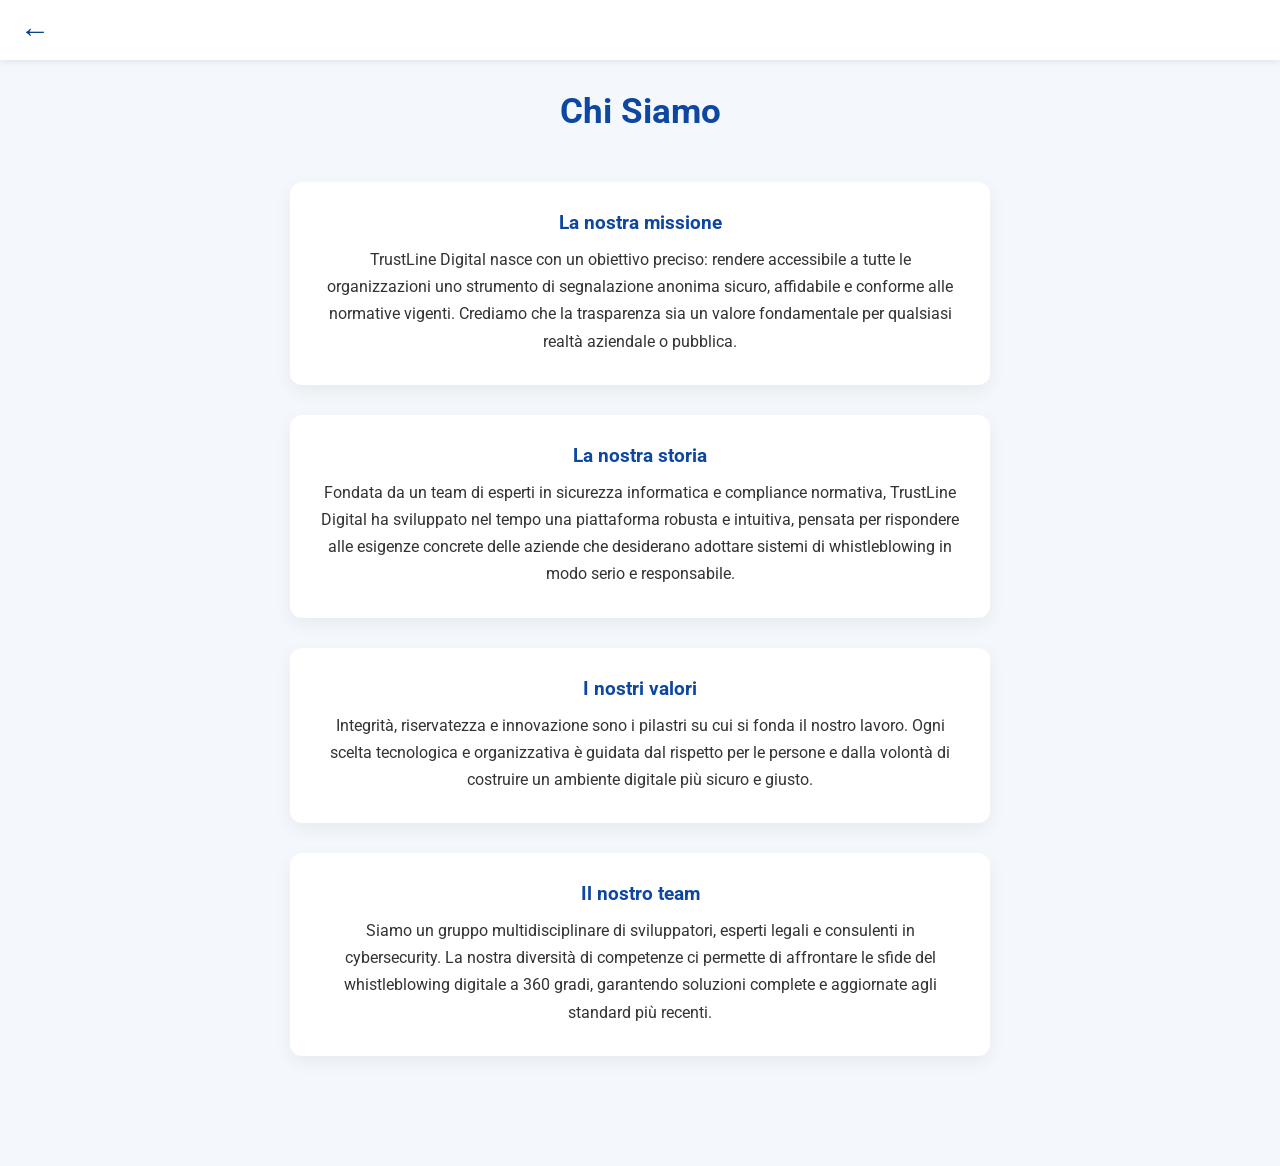
<file: chi_siamo.html>
<!DOCTYPE html>
<html lang="it">
<head>
  <meta charset="utf-8" />
  <meta name="viewport" content="width=device-width, initial-scale=1.0" />
  <title>Chi Siamo – TrustLine Digital</title>
  <link rel="stylesheet" href="stile.css" />
  <link href="https://fonts.googleapis.com/css2?family=Roboto:wght@400;700&display=swap" rel="stylesheet">
</head>

<body>

  <div class="top-bar">
    <a href="index.html" class="back-btn">←</a>
  </div>

  <header class="main-header">
    <h1>Chi Siamo</h1>
  </header>

  <main class="content-wrapper">

    <section class="features" style="max-width:700px; margin:0 auto 50px;">

      <div class="feature-card">
        <h3>La nostra missione</h3>
        <p>
          TrustLine Digital nasce con un obiettivo preciso: rendere accessibile a tutte le organizzazioni
          uno strumento di segnalazione anonima sicuro, affidabile e conforme alle normative vigenti.
          Crediamo che la trasparenza sia un valore fondamentale per qualsiasi realtà aziendale o pubblica.
        </p>
      </div>

      <div class="feature-card">
        <h3>La nostra storia</h3>
        <p>
          Fondata da un team di esperti in sicurezza informatica e compliance normativa, TrustLine Digital
          ha sviluppato nel tempo una piattaforma robusta e intuitiva, pensata per rispondere alle esigenze
          concrete delle aziende che desiderano adottare sistemi di whistleblowing in modo serio e responsabile.
        </p>
      </div>

      <div class="feature-card">
        <h3>I nostri valori</h3>
        <p>
          Integrità, riservatezza e innovazione sono i pilastri su cui si fonda il nostro lavoro.
          Ogni scelta tecnologica e organizzativa è guidata dal rispetto per le persone e dalla
          volontà di costruire un ambiente digitale più sicuro e giusto.
        </p>
      </div>

      <div class="feature-card">
        <h3>Il nostro team</h3>
        <p>
          Siamo un gruppo multidisciplinare di sviluppatori, esperti legali e consulenti in cybersecurity.
          La nostra diversità di competenze ci permette di affrontare le sfide del whistleblowing digitale
          a 360 gradi, garantendo soluzioni complete e aggiornate agli standard più recenti.
        </p>
      </div>

    </section>

  </main>

  <script src="script.js"></script>
</body>
</html>
</file>
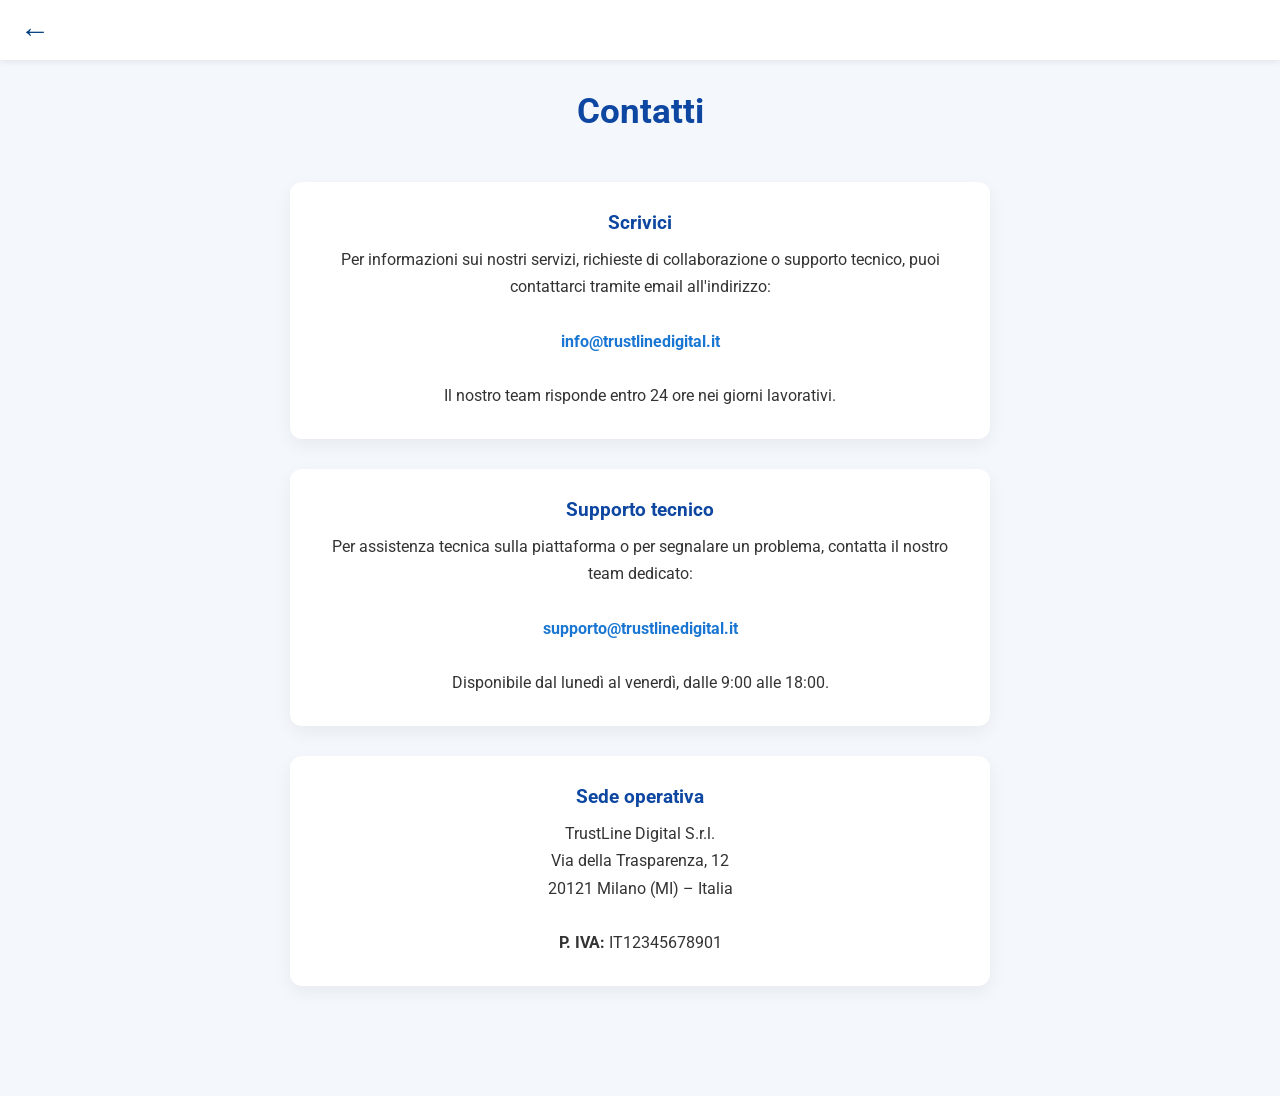
<file: contatti.html>
<!DOCTYPE html>
<html lang="it">
<head>
  <meta charset="utf-8" />
  <meta name="viewport" content="width=device-width, initial-scale=1.0" />
  <title>Contatti – TrustLine Digital</title>
  <link rel="stylesheet" href="stile.css" />
  <link href="https://fonts.googleapis.com/css2?family=Roboto:wght@400;700&display=swap" rel="stylesheet">
</head>

<body>

  <div class="top-bar">
    <a href="index.html" class="back-btn">←</a>
  </div>

  <header class="main-header">
    <h1>Contatti</h1>
  </header>

  <main class="content-wrapper">

    <section class="features" style="max-width:700px; margin:0 auto 50px;">

      <div class="feature-card">
        <h3>Scrivici</h3>
        <p>
          Per informazioni sui nostri servizi, richieste di collaborazione o supporto tecnico,
          puoi contattarci tramite email all'indirizzo:
          <br><br>
          <strong style="color:#1976d2;">info@trustlinedigital.it</strong>
          <br><br>
          Il nostro team risponde entro 24 ore nei giorni lavorativi.
        </p>
      </div>

      <div class="feature-card">
        <h3>Supporto tecnico</h3>
        <p>
          Per assistenza tecnica sulla piattaforma o per segnalare un problema,
          contatta il nostro team dedicato:
          <br><br>
          <strong style="color:#1976d2;">supporto@trustlinedigital.it</strong>
          <br><br>
          Disponibile dal lunedì al venerdì, dalle 9:00 alle 18:00.
        </p>
      </div>

      <div class="feature-card">
        <h3>Sede operativa</h3>
        <p>
          TrustLine Digital S.r.l.<br>
          Via della Trasparenza, 12<br>
          20121 Milano (MI) – Italia<br><br>
          <strong>P. IVA:</strong> IT12345678901
        </p>
      </div>

    </section>

  </main>

  <script src="script.js"></script>
</body>
</html>
</file>
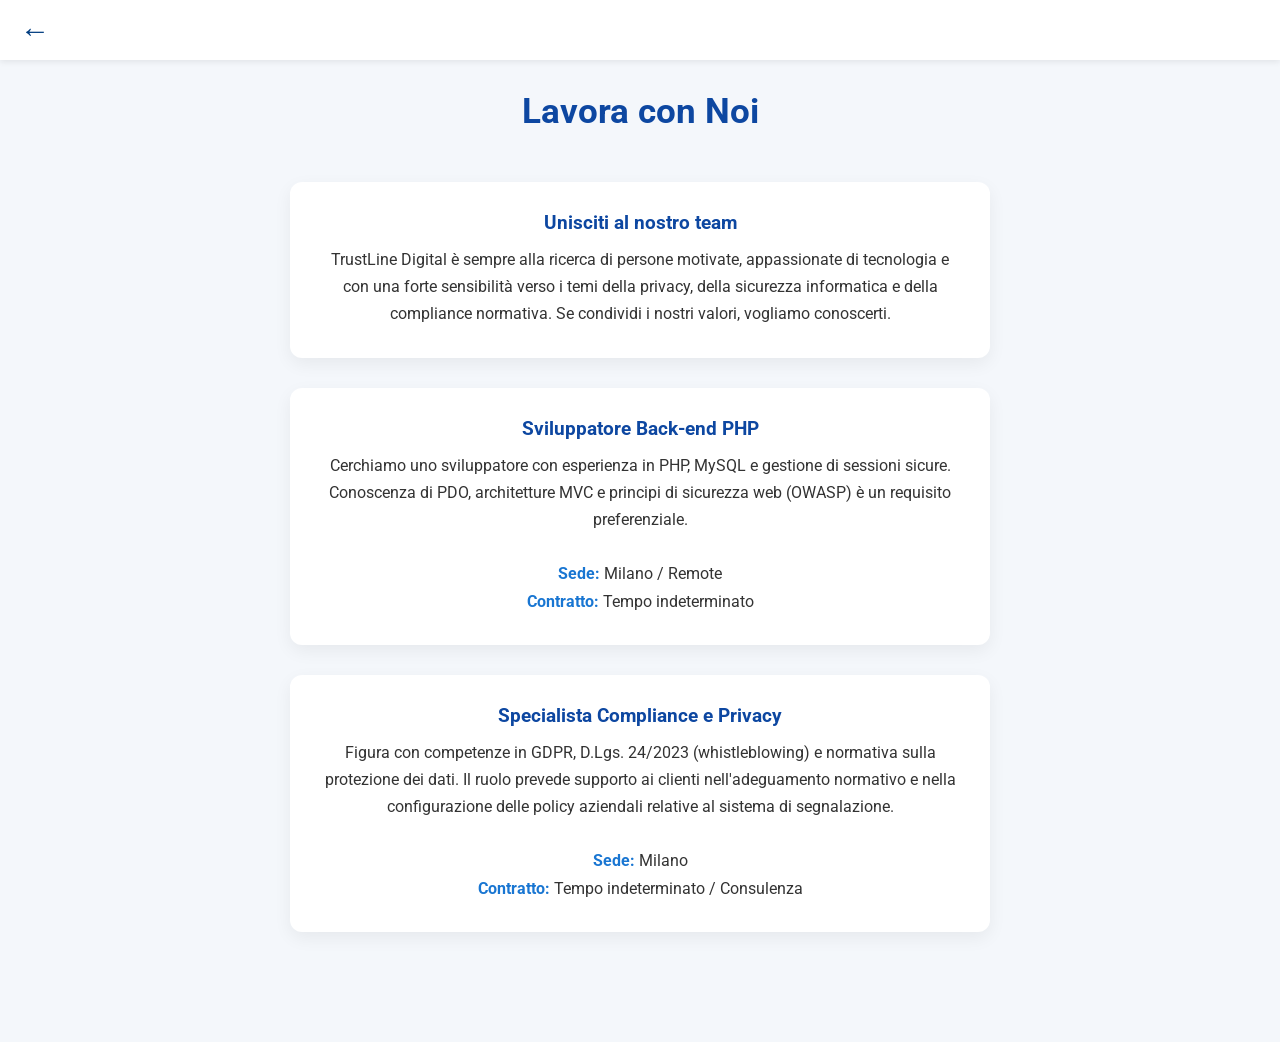
<file: lavora_con_noi.html>
<!DOCTYPE html>
<html lang="it">
<head>
  <meta charset="utf-8" />
  <meta name="viewport" content="width=device-width, initial-scale=1.0" />
  <title>Lavora con Noi – TrustLine Digital</title>
  <link rel="stylesheet" href="stile.css" />
  <link href="https://fonts.googleapis.com/css2?family=Roboto:wght@400;700&display=swap" rel="stylesheet">
</head>

<body>

  <div class="top-bar">
    <a href="index.html" class="back-btn">←</a>
  </div>

  <header class="main-header">
    <h1>Lavora con Noi</h1>
  </header>

  <main class="content-wrapper">

    <section class="features" style="max-width:700px; margin:0 auto 50px;">

      <div class="feature-card">
        <h3>Unisciti al nostro team</h3>
        <p>
          TrustLine Digital è sempre alla ricerca di persone motivate, appassionate di tecnologia
          e con una forte sensibilità verso i temi della privacy, della sicurezza informatica e
          della compliance normativa. Se condividi i nostri valori, vogliamo conoscerti.
        </p>
      </div>

      <div class="feature-card">
        <h3>Sviluppatore Back-end PHP</h3>
        <p>
          Cerchiamo uno sviluppatore con esperienza in PHP, MySQL e gestione di sessioni sicure.
          Conoscenza di PDO, architetture MVC e principi di sicurezza web (OWASP) è un requisito preferenziale.
          <br><br>
          <strong style="color:#1976d2;">Sede:</strong> Milano / Remote<br>
          <strong style="color:#1976d2;">Contratto:</strong> Tempo indeterminato
        </p>
      </div>

      <div class="feature-card">
        <h3>Specialista Compliance e Privacy</h3>
        <p>
          Figura con competenze in GDPR, D.Lgs. 24/2023 (whistleblowing) e normativa sulla protezione dei dati.
          Il ruolo prevede supporto ai clienti nell'adeguamento normativo e nella configurazione
          delle policy aziendali relative al sistema di segnalazione.
          <br><br>
          <strong style="color:#1976d2;">Sede:</strong> Milano<br>
          <strong style="color:#1976d2;">Contratto:</strong> Tempo indeterminato / Consulenza
        </p>
      </div>

    </section>

  </main>

  <script src="script.js"></script>
</body>
</html>
</file>
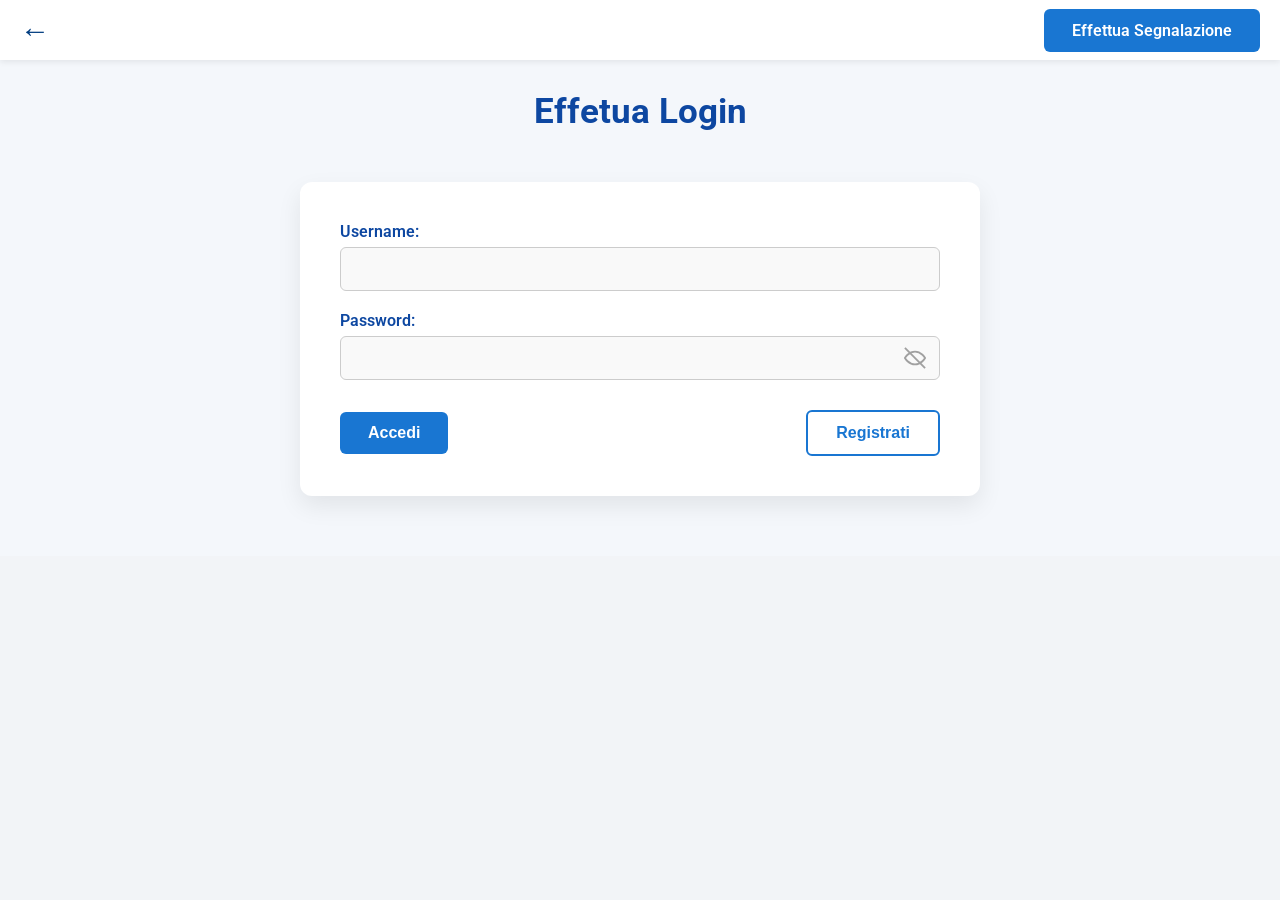
<file: login.html>
<!DOCTYPE html>
<html lang="it">
<head>
  <meta charset="utf-8" />
  <meta name="viewport" content="width=device-width, initial-scale=1.0" />
  <title>Login</title>
  <link rel="stylesheet" href="stile.css" />
  <link href="https://fonts.googleapis.com/css2?family=Roboto:wght@400;700&display=swap" rel="stylesheet">
</head>
<body>
<div class="top-bar">
    <a href="index.html" class="back-btn">←</a>
    <a href="segnalazione.php" class="button">Effettua Segnalazione</a>
</div>

  <header class="main-header">
    <div class="overlay">
      <h1>Effetua Login</h1>
    </div>
  </header>

  <main class="content-wrapper">
    <form id="registration-form">
      <div class="form-group">
        <label for="username">Username:</label>
        <input type="text" id="username" name="username" required />
      </div>
      <div class="form-group">
        <label for="password">Password:</label>
        <div class="password-wrapper">
         <input type="password" id="password" required>
         <button type="button" class="toggle-password" onclick="vediPassword()" aria-label="Mostra password"></button>
        </div>
      </div>
      <div class="button-container-row">
        <button type="submit" class="button donate-button" onclick="Ricerca()">Accedi</button>
        <button type="button" class="button registrati-button" onclick="window.location.href='registrazione.html'">Registrati</button>
      </div>
    </form>
  </main>

  <style>
    .button-container-row {
      display: flex;
      justify-content: space-between;
      align-items: center;
      margin-top: 30px;
      gap: 12px;
    }
    .registrati-button {
      background-color: transparent;
      color: #1976d2;
      border: 2px solid #1976d2;
    }
    .registrati-button:hover {
      background-color: #e3ecf5;
      transform: translateY(-2px);
    }
  </style>
  
  <script src="script.js"></script>
  <script>
    document.getElementById('registration-form').addEventListener('submit', async function(e) {
      e.preventDefault();

      const username = document.getElementById('username').value.trim();
      const password = document.getElementById('password').value;

      // Rimuove eventuale messaggio precedente
      let msg = document.getElementById('login-msg');
      if (!msg) {
        msg = document.createElement('p');
        msg.id = 'login-msg';
        msg.style.cssText = 'text-align:center;font-weight:600;margin-top:12px;padding:10px;border-radius:6px;border:1px solid;';
        this.insertBefore(msg, this.querySelector('.button-container-row'));
      }
      msg.style.display = 'none';

      if (!username || !password) {
        mostraLoginMsg(msg, '#c0392b', '#fdecea', '#e74c3c', 'Inserisci username e password.');
        return;
      }

      try {
        const formData = new FormData();
        formData.append('username', username);
        formData.append('password', password);

        const res  = await fetch('login.php', { method: 'POST', body: formData });
        const data = await res.json();

        if (data.success) {
          window.location.href = data.redirect;
        } else {
          mostraLoginMsg(msg, '#c0392b', '#fdecea', '#e74c3c', data.message);
        }
      } catch (err) {
        mostraLoginMsg(msg, '#c0392b', '#fdecea', '#e74c3c', 'Errore di connessione. Riprova.');
      }
    });

    function mostraLoginMsg(el, color, bg, border, testo) {
      el.textContent        = testo;
      el.style.color        = color;
      el.style.background   = bg;
      el.style.borderColor  = border;
      el.style.display      = 'block';
    }
  </script>
</body>
</html>
</file>
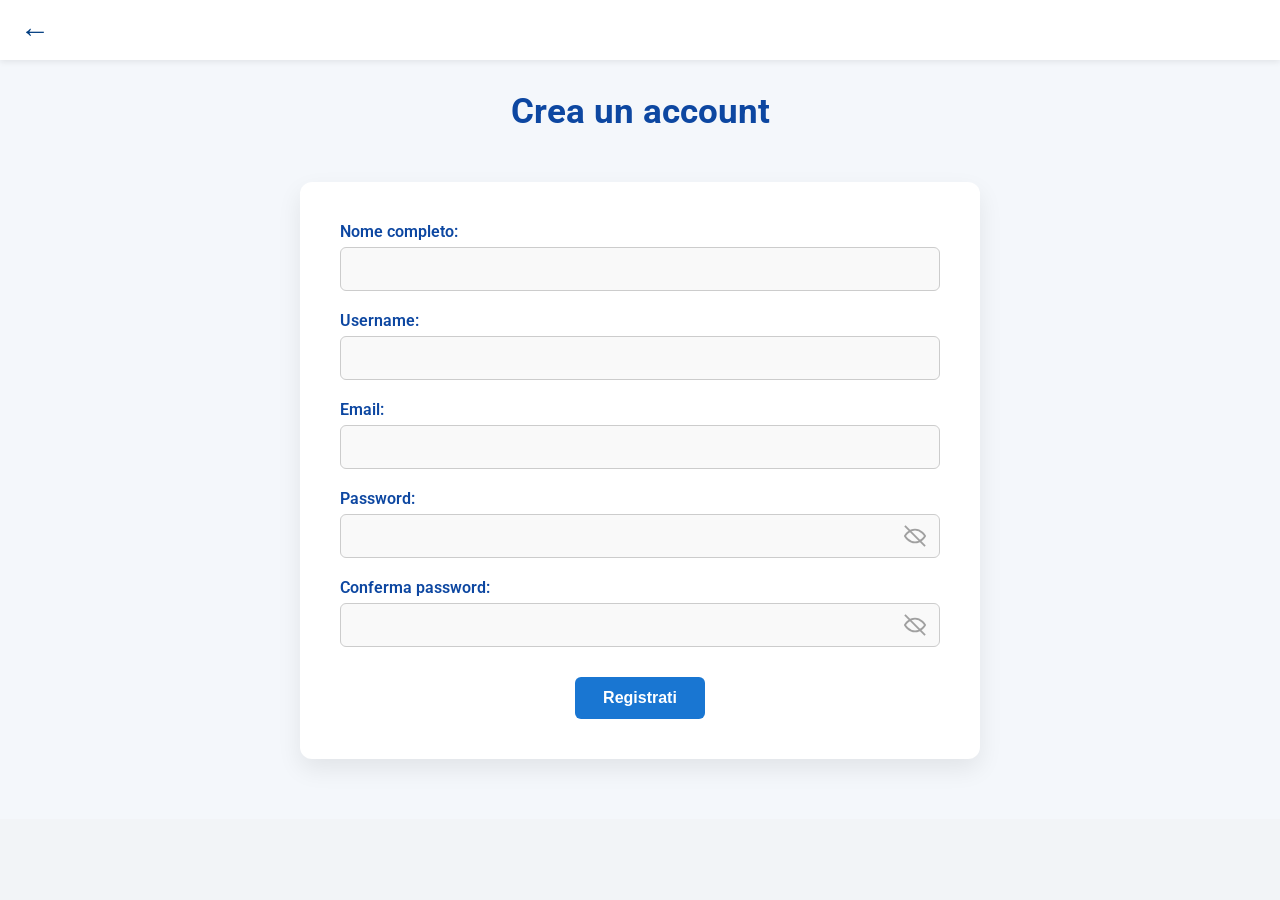
<file: registrazione.html>
<!DOCTYPE html>
<html lang="it">
<head>
  <meta charset="utf-8" />
  <meta name="viewport" content="width=device-width, initial-scale=1.0" />
  <title>Registrazione</title>
  <link rel="stylesheet" href="stile.css" />
  <link href="https://fonts.googleapis.com/css2?family=Roboto:wght@400;700&display=swap" rel="stylesheet">
</head>
<body>

<div class="top-bar">
  <a href="login.html" class="back-btn">←</a>
</div>

<header class="main-header">
  <div class="overlay">
    <h1>Crea un account</h1>
  </div>
</header>

<main class="content-wrapper">
  <form id="registration-form">

    <div class="form-group">
      <label for="nome">Nome completo:</label>
      <input type="text" id="nome" name="nome" required />
    </div>

    <div class="form-group">
      <label for="username">Username:</label>
      <input type="text" id="username" name="username" required />
    </div>

    <div class="form-group">
      <label for="email">Email:</label>
      <input type="text" id="email" name="email" required />
    </div>

    <div class="form-group">
      <label for="password">Password:</label>
      <div class="password-wrapper">
        <input type="password" id="password" name="password" required />
        <button type="button" class="toggle-password" onclick="vediPassword()" aria-label="Mostra password"></button>
      </div>
    </div>

    <div class="form-group">
      <label for="conferma">Conferma password:</label>
      <div class="password-wrapper">
        <input type="password" id="conferma" name="conferma" required />
        <button type="button" class="toggle-password" onclick="vediConferma()" aria-label="Mostra conferma password"></button>
      </div>
    </div>

    <p id="reg-messaggio" class="reg-msg" style="display:none;"></p>

    <div class="button-container">
      <button type="submit" class="button donate-button">Registrati</button>
    </div>

  </form>
</main>

<style>
  .reg-msg {
    text-align: center;
    font-weight: 600;
    margin-top: 10px;
    padding: 10px;
    border-radius: 6px;
    border: 1px solid;
  }
  .reg-msg.errore   { color: #c0392b; background: #fdecea; border-color: #e74c3c; }
  .reg-msg.successo { color: #1e7e34; background: #eafaf1; border-color: #27ae60; }
</style>

<script src="script.js"></script>
<script>
  function vediConferma() {
    const input = document.getElementById("conferma");
    const btn   = input.closest('.password-wrapper').querySelector('.toggle-password');
    if (input.type === "password") {
      input.type = "text";
      btn.classList.add("visible");
    } else {
      input.type = "password";
      btn.classList.remove("visible");
    }
  }

  document.getElementById('registration-form').addEventListener('submit', async function(e) {
    e.preventDefault();

    const nome     = document.getElementById('nome').value.trim();
    const username = document.getElementById('username').value.trim();
    const email = document.getElementById('email').value.trim();
    const password = document.getElementById('password').value;
    const conferma = document.getElementById('conferma').value;
    const msg      = document.getElementById('reg-messaggio');

    msg.style.display = 'none';
    msg.className     = 'reg-msg';

    if (password.length < 8) {
      mostraMsg(msg, 'errore', 'La password deve avere almeno 8 caratteri.');
      return;
    }
    if (password !== conferma) {
      mostraMsg(msg, 'errore', 'Le password non coincidono.');
      return;
    }

    try {
      const formData = new FormData();
      formData.append('nome',     nome);
      formData.append('username', username);
      formData.append('email', email);
      formData.append('password', password);
      formData.append('conferma', conferma);

      const res  = await fetch('registrazione.php', { method: 'POST', body: formData });
      const data = await res.json();

      if (data.success) {
        mostraMsg(msg, 'successo', data.message);
        document.getElementById('registration-form').reset();
        setTimeout(() => { window.location.href = 'login.html'; }, 2000);
      } else {
        mostraMsg(msg, 'errore', data.message);
      }
    } catch (err) {
      mostraMsg(msg, 'errore', 'Errore di connessione. Riprova.');
    }
  });

  function mostraMsg(el, tipo, testo) {
    el.textContent   = testo;
    el.classList.add(tipo);
    el.style.display = 'block';
  }
</script>

</body>
</html>
</file>
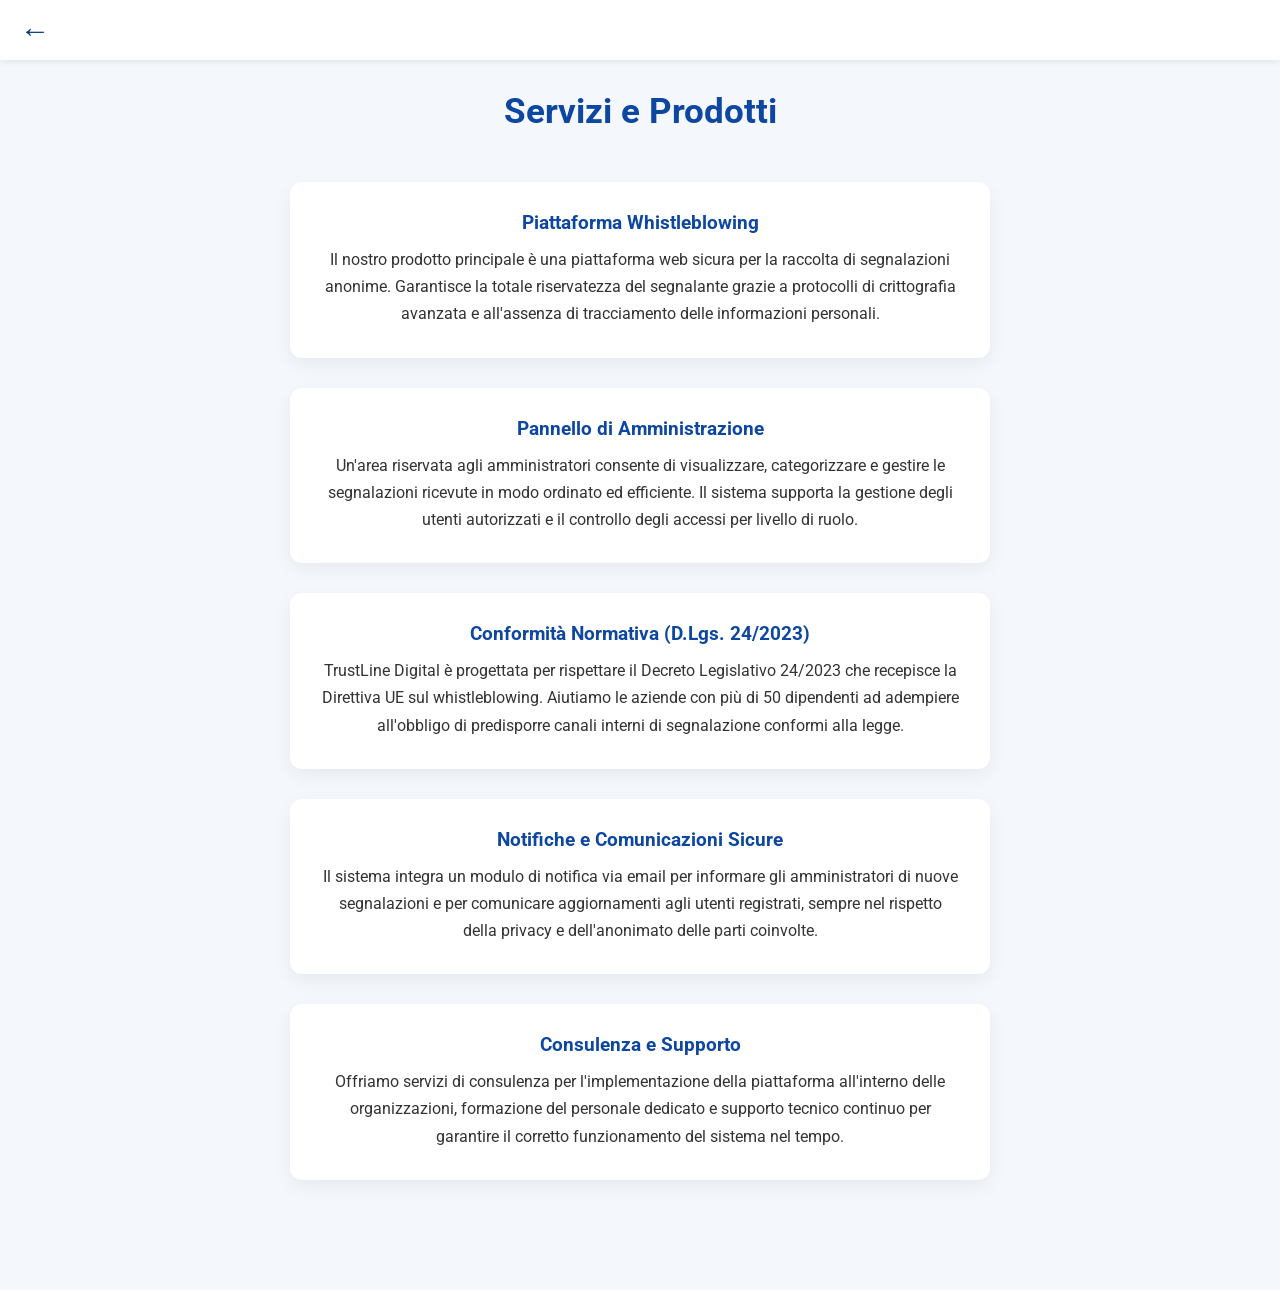
<file: servizi.html>
<!DOCTYPE html>
<html lang="it">
<head>
  <meta charset="utf-8" />
  <meta name="viewport" content="width=device-width, initial-scale=1.0" />
  <title>Servizi e Prodotti – TrustLine Digital</title>
  <link rel="stylesheet" href="stile.css" />
  <link href="https://fonts.googleapis.com/css2?family=Roboto:wght@400;700&display=swap" rel="stylesheet">
</head>

<body>

  <div class="top-bar">
    <a href="index.html" class="back-btn">←</a>
  </div>

  <header class="main-header">
    <h1>Servizi e Prodotti</h1>
  </header>

  <main class="content-wrapper">

    <section class="features" style="max-width:700px; margin:0 auto 50px;">

      <div class="feature-card">
        <h3>Piattaforma Whistleblowing</h3>
        <p>
          Il nostro prodotto principale è una piattaforma web sicura per la raccolta di segnalazioni
          anonime. Garantisce la totale riservatezza del segnalante grazie a protocolli di crittografia
          avanzata e all'assenza di tracciamento delle informazioni personali.
        </p>
      </div>

      <div class="feature-card">
        <h3>Pannello di Amministrazione</h3>
        <p>
          Un'area riservata agli amministratori consente di visualizzare, categorizzare e gestire
          le segnalazioni ricevute in modo ordinato ed efficiente. Il sistema supporta la gestione
          degli utenti autorizzati e il controllo degli accessi per livello di ruolo.
        </p>
      </div>

      <div class="feature-card">
        <h3>Conformità Normativa (D.Lgs. 24/2023)</h3>
        <p>
          TrustLine Digital è progettata per rispettare il Decreto Legislativo 24/2023 che recepisce
          la Direttiva UE sul whistleblowing. Aiutiamo le aziende con più di 50 dipendenti ad adempiere
          all'obbligo di predisporre canali interni di segnalazione conformi alla legge.
        </p>
      </div>

      <div class="feature-card">
        <h3>Notifiche e Comunicazioni Sicure</h3>
        <p>
          Il sistema integra un modulo di notifica via email per informare gli amministratori
          di nuove segnalazioni e per comunicare aggiornamenti agli utenti registrati,
          sempre nel rispetto della privacy e dell'anonimato delle parti coinvolte.
        </p>
      </div>

      <div class="feature-card">
        <h3>Consulenza e Supporto</h3>
        <p>
          Offriamo servizi di consulenza per l'implementazione della piattaforma all'interno
          delle organizzazioni, formazione del personale dedicato e supporto tecnico continuo
          per garantire il corretto funzionamento del sistema nel tempo.
        </p>
      </div>

    </section>

  </main>

  <script src="script.js"></script>
</body>
</html>
</file>
<file: stile.css>
body {
  margin: 0;
  font-family: 'Roboto', sans-serif;
  background: #f2f4f7;
  color: #333;
}

h1, h2, h3, h4 {
  color: #003d80;
  text-align: center;
  margin: 0;
}

p {
  line-height: 1.7;
  margin: 0;
}

/* BARRA SUPERIORE */

.home-top-bar,
.top-bar {
  position: fixed;
  top: 0;
  left: 0;
  right: 0;
  height: 60px;
  display: flex;
  justify-content: space-between;
  align-items: center;
  padding: 0 20px;
  background: #ffffff;
  box-shadow: 0 2px 6px rgba(0,0,0,0.08);
  z-index: 1100;
}

.back-btn {
  font-size: 30px;
  text-decoration: none;
  color: #003d80;
  font-weight: bold;
}

.menu-btn {
  font-size: 26px;
  cursor: pointer;
  color: #003d80;
  user-select: none;
  padding: 6px 10px;
  border-radius: 6px;
}

.menu-btn:hover {
  background: #e3ecf5;
}

/* ICONA LOGIN */

.login-btn {
  width: 36px;
  height: 36px;
  border: none;
  background: transparent;
  cursor: pointer;
  background-image: url("data:image/svg+xml;utf8,\
  <svg xmlns='http://www.w3.org/2000/svg' viewBox='0 0 24 24' fill='none' stroke='%23003d80' stroke-width='2' stroke-linecap='round' stroke-linejoin='round'>\
  <circle cx='12' cy='8' r='4'/>\
  <path d='M4 20c0-4 16-4 16 0'/>\
  </svg>");
  background-repeat: no-repeat;
  background-position: center;
  background-size: 24px;
}

/* MENU LATERALE */

.side-menu {
  position: fixed;
  top: 0;
  left: -260px;
  width: 260px;
  height: 100%;
  background: #ffffff;
  box-shadow: 4px 0 15px rgba(0,0,0,0.15);
  padding: 80px 20px 20px;
  transition: left 0.3s ease;
  z-index: 1000;
}

.side-menu.active {
  left: 0;
}

.side-menu a {
  display: block;
  margin: 15px 0;
  color: #003d80;
  text-decoration: none;
  font-weight: 600;
}

.side-menu a:hover {
  text-decoration: underline;
}

/* HOME */

.home-content {
  padding: 120px 20px 80px;
  text-align: center;
}

.logo {
  width: 120px;
  height: 120px;
  margin: 0 auto 20px;
  border-radius: 50%;
  background: linear-gradient(135deg, #1976d2, #003d80);
  display: flex;
  align-items: center;
  justify-content: center;
  color: #ffffff;
  font-size: 40px;
  font-weight: bold;
}

.home-description {
  max-width: 700px;
  margin: 0 auto 60px;
  font-size: 1.05rem;
}

/* FEATURES */

.features {
  max-width: 700px;
  margin: 0 auto;
  display: flex;
  flex-direction: column;
  gap: 30px;
}

.feature-card {
  background: #ffffff;
  padding: 30px;
  border-radius: 12px;
  box-shadow: 0 6px 18px rgba(0,0,0,0.06);
  text-align: center;
}

.feature-card h3 {
  margin-bottom: 12px;
  color: #0d47a1;
}

/* HEADER PAGINE */

.main-header {
  background-color: #f4f7fb;
  padding: 90px 20px 50px;
  text-align: center;
}

.main-header h1,
.main-header h2 {
  font-size: 2.2rem;
  font-weight: 700;
  color: #0d47a1;
}

/* CONTENUTO PAGINA */

.content-wrapper {
  background-color: #f4f7fb;
  padding-bottom: 60px;
}

/* FORM */

.card-form,
#registration-form {
  background-color: #ffffff;
  max-width: 600px;
  margin: 0 auto;
  padding: 40px;
  border-radius: 12px;
  box-shadow: 0 10px 25px rgba(0, 0, 0, 0.08);
}

.form-group {
  margin-bottom: 20px;
}

.form-group label {
  display: block;
  margin-bottom: 6px;
  font-weight: 600;
  color: #0d47a1;
}

input[type="text"],
input[type="password"],
textarea,
select {
  width: 100%;
  padding: 12px 14px;
  box-sizing: border-box;
  border: 1px solid #ccc;
  border-radius: 6px;
  font-size: 1rem;
  background-color: #f9f9f9;
}

input:focus,
textarea:focus,
select:focus {
  border-color: #0056b3;
  box-shadow: 0 0 0 3px rgba(0, 86, 179, 0.2);
  outline: none;
  background-color: #ffffff;
}

/* PASSWORD */

.password-wrapper {
  position: relative;
}

.password-wrapper input {
  padding-right: 48px;
}

.toggle-password {
  position: absolute;
  top: 50%;
  right: 10px;
  transform: translateY(-50%);
  width: 32px;
  height: 32px;
  border: none;
  background: transparent;
  cursor: pointer;
}

.toggle-password::before {
  content: "";
  display: block;
  width: 22px;
  height: 22px;
  margin: auto;
  background-repeat: no-repeat;
  background-position: center;
  background-size: contain;
  opacity: 0.6;
  background-image: url("data:image/svg+xml;utf8,\
  <svg xmlns='http://www.w3.org/2000/svg' viewBox='0 0 24 24' fill='none' stroke='%23666' stroke-width='2'>\
  <path d='M1 12s4-7 11-7 11 7 11 7-4 7-11 7-11-7-11-7z'/>\
  <line x1='1' y1='1' x2='23' y2='23'/>\
  </svg>");
}

.toggle-password.visible::before {
  background-image: url("data:image/svg+xml;utf8,\
  <svg xmlns='http://www.w3.org/2000/svg' viewBox='0 0 24 24' fill='none' stroke='%23666' stroke-width='2'>\
  <path d='M1 12s4-7 11-7 11 7 11 7-4 7-11 7-11-7-11-7z'/>\
  <circle cx='12' cy='12' r='3'/>\
  </svg>");
}

/* BOTTONI */

.button-container {
  text-align: center;
  margin-top: 30px;
}

.button,
.donate-button {
  background-color: #1976d2;
  color: #ffffff;
  border: none;
  padding: 12px 28px;
  font-size: 1rem;
  font-weight: 600;
  border-radius: 6px;
  cursor: pointer;
  text-decoration: none;
  transition: background-color 0.3s ease, transform 0.2s ease;
}

.button:hover,
.donate-button:hover {
  background-color: #0d47a1;
  transform: translateY(-2px);
}

/* SEGNALAZIONE */

textarea {
  min-height: 140px;
  resize: vertical;
}

.success-message {
  text-align: center;
  margin-top: 20px;
  font-weight: bold;
  color: #1976d2;
}
</file>
